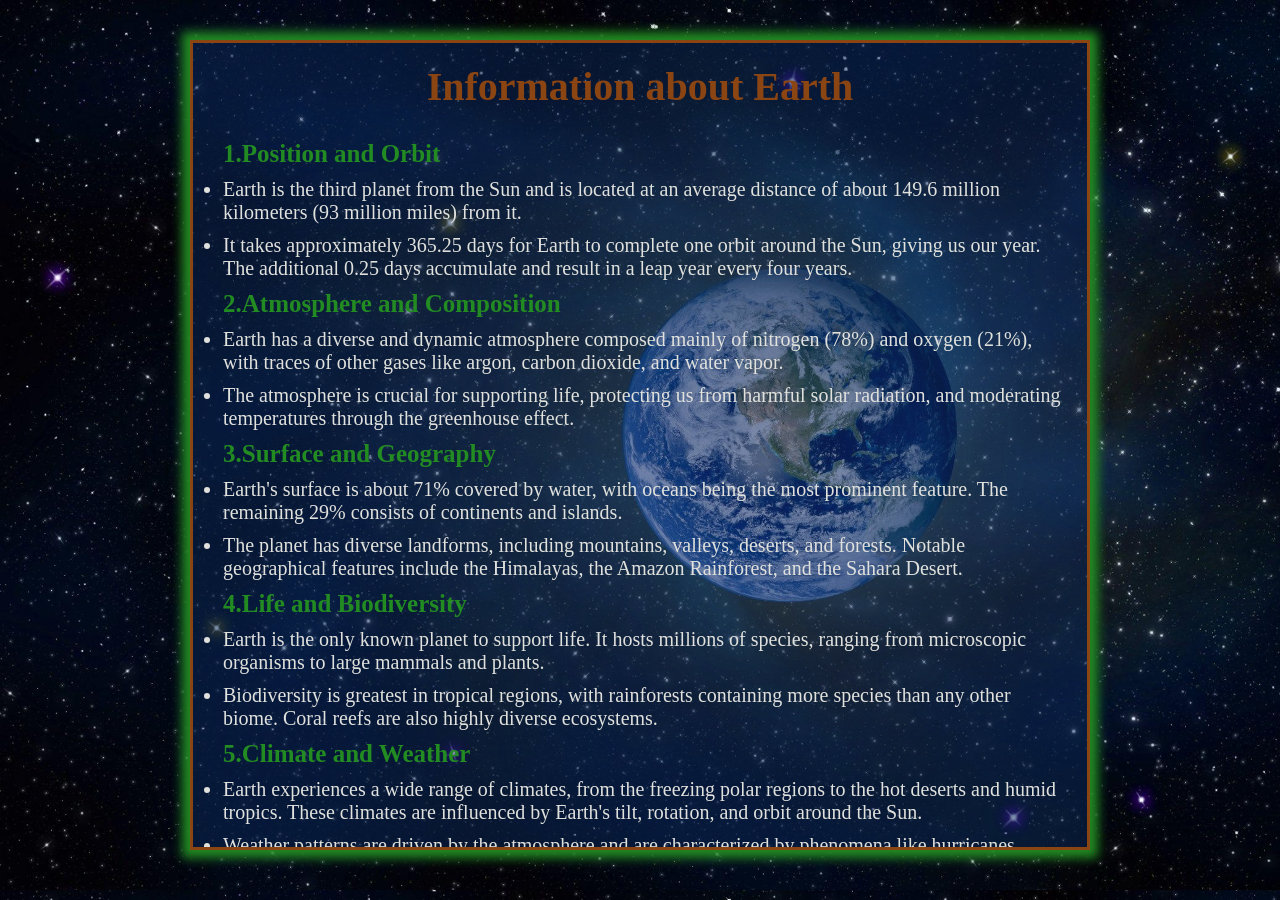
<file: cards_practice/earth_fact.html>
<!DOCTYPE html>
<html lang="en">
<head>
    <meta charset="UTF-8">
    <meta name="viewport" content="width=device-width, initial-scale=1.0">
    <title>Earth Fact</title>
    <link rel="stylesheet" href="earth_fact.css">
</head>
<body>
    <div class="earth_fact">
        <h1 id="heading">Information about Earth</h1>
           
            <h3 class="sub_heading">1.Position and Orbit</h3>
            <p>
                <ul>
                    <li class="description">
                        Earth is the third planet from the Sun and is located at an average distance of about 149.6 million kilometers (93 million miles) from it.
                    </li>
                    <li class="description">
                        It takes approximately 365.25 days for Earth to complete one orbit around the Sun, giving us our year. The additional 0.25 days accumulate and result in a leap year every four years.
                    </li>
                </ul>
           </p>

           <h3 class="sub_heading">2.Atmosphere and Composition</h3>
           <p>
                <ul>
                    <li class="description">
                        Earth has a diverse and dynamic atmosphere composed mainly of nitrogen (78%) and oxygen (21%), with traces of other gases like argon, carbon dioxide, and water vapor.
                    </li>
                    <li class="description">
                        The atmosphere is crucial for supporting life, protecting us from harmful solar radiation, and moderating temperatures through the greenhouse effect.
                    </li>
                </ul>
           </p>

           <h3 class="sub_heading">3.Surface and Geography</h3>
           <p>
                <ul>
                    <li class="description">
                        Earth's surface is about 71% covered by water, with oceans being the most prominent feature. The remaining 29% consists of continents and islands.
                    </li>
                    <li class="description">
                        The planet has diverse landforms, including mountains, valleys, deserts, and forests. Notable geographical features include the Himalayas, the Amazon Rainforest, and the Sahara Desert.
                    </li>
                </ul>
           </p>

           <h3 class="sub_heading">4.Life and Biodiversity</h3>
           <p>
                <ul>
                    <li class="description">
                        Earth is the only known planet to support life. It hosts millions of species, ranging from microscopic organisms to large mammals and plants.
                    </li>
                    <li class="description">
                        Biodiversity is greatest in tropical regions, with rainforests containing more species than any other biome. Coral reefs are also highly diverse ecosystems.
                    </li>
                </ul>
           </p>

           <h3 class="sub_heading">5.Climate and Weather</h3>
           <p>
                <ul>
                    <li class="description">
                        Earth experiences a wide range of climates, from the freezing polar regions to the hot deserts and humid tropics. These climates are influenced by Earth's tilt, rotation, and orbit around the Sun.
                    </li>
                    <li class="description">
                        Weather patterns are driven by the atmosphere and are characterized by phenomena like hurricanes, thunderstorms, and monsoons.
                    </li>
                </ul>
           </p>

           <h3 class="sub_heading">6.Magnetic Field</h3>
           <p>
                <ul>
                    <li class="description">
                       Earth has a strong magnetic field generated by the movement of molten iron in its outer core.This magnetic field protects the planet from solar wind and cosmic radiation.
                    </li>
                </ul>
           </p>

           <h3 class="sub_heading">7.Human Civilization</h3>
           <p>
                <ul>
                    <li class="description">
                        Humans have developed complex societies and cultures over millennia, advancing in areas such as science, technology, art, and philosophy.
                    </li>
                    <li class="description">
                        The current global population is over 7.9 billion people, with humans impacting nearly every part of the planet through activities like agriculture, industry, and urbanization.
                    </li>
                </ul>
           </p>

           <h3 class="sub_heading">8.Natural Satellites</h3>
           <p>
                <ul>
                    <li class="description">
                        Earth has one natural satellite, the Moon, which influences tides and has been a source of fascination and exploration for humans.
                    </li>
                </ul>
           </p>

        <h1 id="heading">Interesting Facts</h1>
            <h3 class="sub_heading">1.Rotation and Day Length</h3>
            <p class="description">
                Earth rotates on its axis once every 24 hours, giving us day and night. The planet is tilted at an angle of 23.5 degrees, which causes the seasons.
            </p>

            <h3 class="sub_heading">2.Blue Marble</h3>
            <p class="description">
                Earth is often called the "Blue Marble" because of its appearance from space, with vast blue oceans and white clouds.
            </p>

            <h3 class="sub_heading">3.Plate Tectonics</h3>
            <p class="description">
                Earth's crust is divided into large plates that float on the semi-fluid mantle. The movement of these plates causes earthquakes, volcanic activity, and the formation of mountains.
            </p>
    </div>
</body>
</html>
</file>
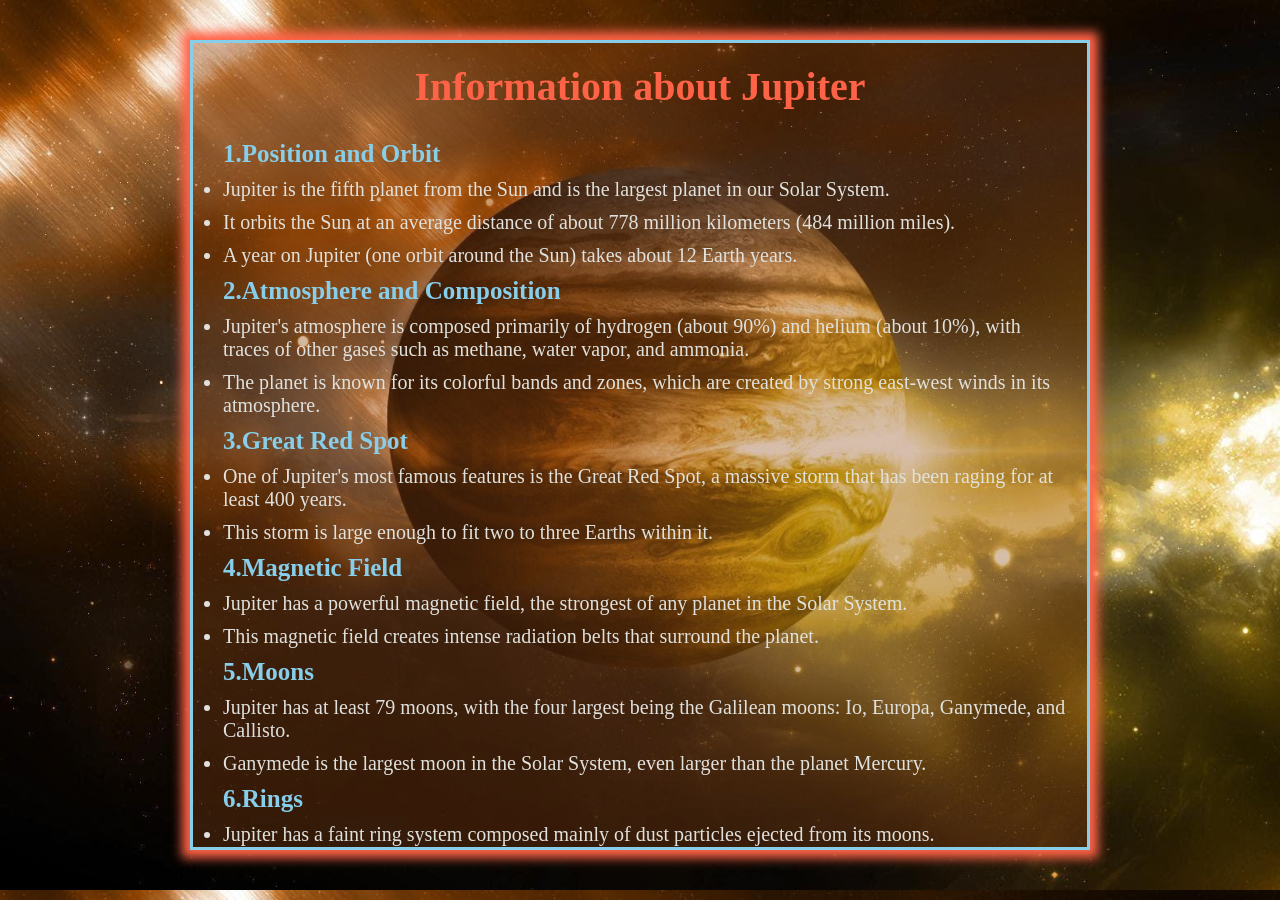
<file: cards_practice/jupiter_fact.html>
<!DOCTYPE html>
<html lang="en">
<head>
    <meta charset="UTF-8">
    <meta name="viewport" content="width=device-width, initial-scale=1.0">
    <title>Jupiter facts</title>
    <link rel="stylesheet" href="jupiter_fact.css">
</head>
<body>
    <div class="jupiter_facts">
        <h1 id="heading">Information about Jupiter</h1>

        <h3 class="sub_heading">1.Position and Orbit</h3>
        <p>
            <ul>
                <li class="description">
                    Jupiter is the fifth planet from the Sun and is the largest planet in our Solar System.
                </li>
                <li class="description">
                    It orbits the Sun at an average distance of about 778 million kilometers (484 million miles).
                </li>
                <li class="description">
                    A year on Jupiter (one orbit around the Sun) takes about 12 Earth years.
                </li>
            </ul>
        </p>

        <h3 class="sub_heading">2.Atmosphere and Composition</h3>
        <p>
            <ul>
                <li class="description">
                    Jupiter's atmosphere is composed primarily of hydrogen (about 90%) and helium (about 10%), with traces of other gases such as methane, water vapor, and ammonia.
                </li>
                <li class="description">
                    The planet is known for its colorful bands and zones, which are created by strong east-west winds in its atmosphere.
                </li>
            </ul>
        </p>

        <h3 class="sub_heading">3.Great Red Spot</h3>
        <p>
            <ul>
                <li class="description">
                    One of Jupiter's most famous features is the Great Red Spot, a massive storm that has been raging for at least 400 years.
                </li>
                <li class="description">
                    This storm is large enough to fit two to three Earths within it.
                </li>
            </ul>
        </p>

        <h3 class="sub_heading">4.Magnetic Field</h3>
        <p>
            <ul>
                <li class="description">
                    Jupiter has a powerful magnetic field, the strongest of any planet in the Solar System.
                </li>
                <li class="description">
                    This magnetic field creates intense radiation belts that surround the planet.
                </li>
            </ul>
        </p>

        <h3 class="sub_heading">5.Moons</h3>
        <p>
            <ul>
                <li class="description">
                    Jupiter has at least 79 moons, with the four largest being the Galilean moons: Io, Europa, Ganymede, and Callisto.
                </li>
                <li class="description">
                    Ganymede is the largest moon in the Solar System, even larger than the planet Mercury.
                </li>
            </ul>
        </p>

        <h3 class="sub_heading">6.Rings</h3>
        <p>
            <ul>
                <li class="description">
                    Jupiter has a faint ring system composed mainly of dust particles ejected from its moons.
                </li>
                <li class="description">
                    The rings are not as prominent or as well-known as those of Saturn.
                </li>
            </ul>
        </p>

        <h3 class="sub_heading">7.Exploration</h3>
        <p>
            <ul>
                <li class="description">
                    Jupiter has been explored by several spacecraft, including Pioneer, Voyager, Galileo, and Juno.
                </li>
                <li class="description">
                    The Juno mission, which arrived at Jupiter in 2016, continues to provide valuable data about the planet's atmosphere, magnetic field, and interior structure.
                </li>
            </ul>
        </p>

        <h1 id="heading">Interesting Facts</h1>

        <h3 class="sub_heading">1.Rotation and Day Length</h3>
        <p class="description">
            Jupiter has the shortest day of all the planets, completing one rotation in just under 10 hours.
        </p>

        <h3 class="sub_heading">2.Size and Mass</h3>
        <p class="description">
            Jupiter is so massive that it contains more than twice the mass of all the other planets in the Solar System combined.
        </p>

        <h3 class="sub_heading">Auroras</h3>
        <p class="description">
            Jupiter experiences spectacular auroras at its poles, caused by the interaction of its magnetic field with the solar wind.
        </p>
    </div>
</body>
</html>
</file>
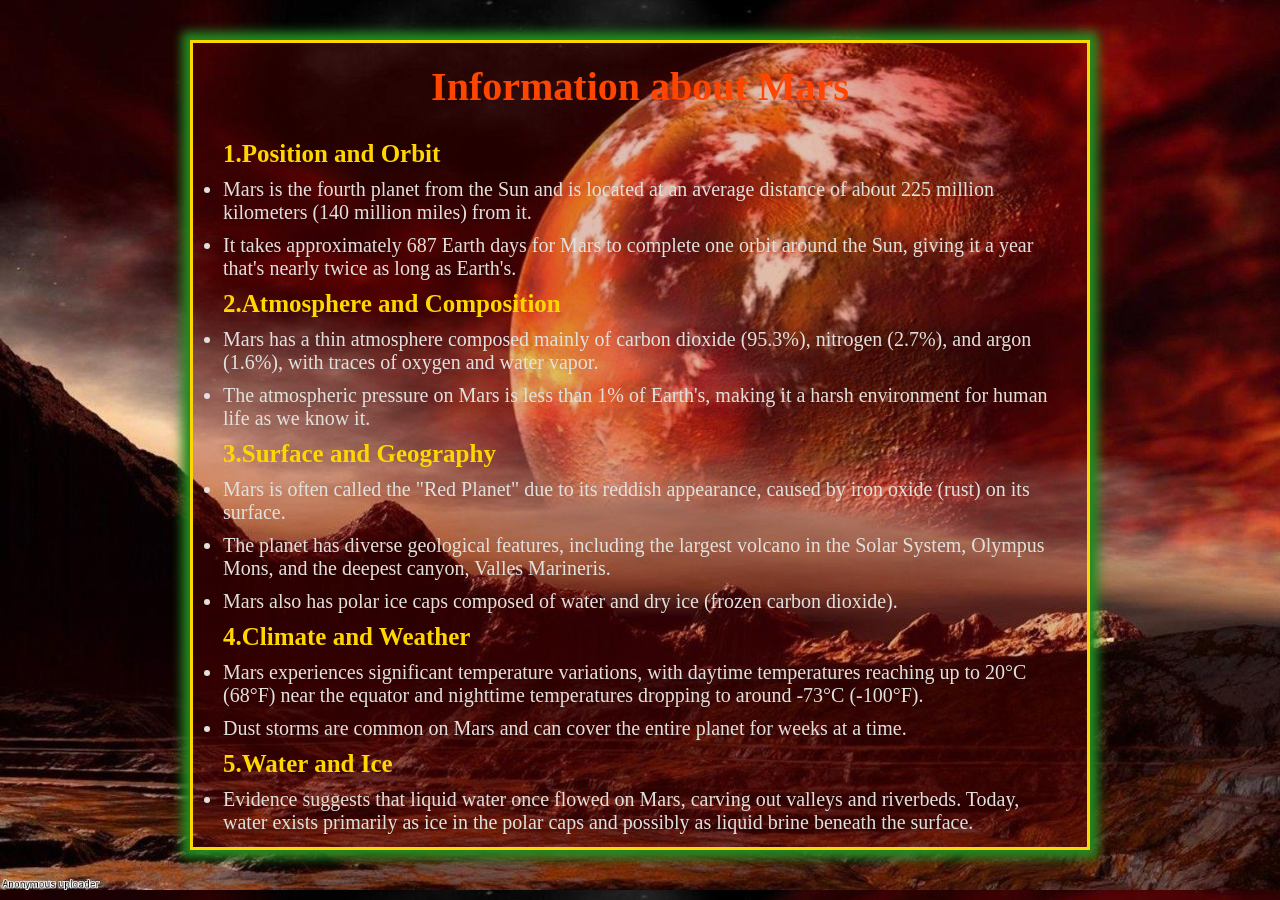
<file: cards_practice/mars.html>
<!DOCTYPE html>
<html lang="en">
<head>
    <meta charset="UTF-8">
    <meta name="viewport" content="width=device-width, initial-scale=1.0">
    <title>Mars fact</title>
    <link rel="stylesheet" href="mars.css">
</head>
<body>
<div class="mars_fact">
    <h1 id="heading">Information about Mars</h1>

    <h3 class="sub_heading">1.Position and Orbit</h3>
    <p>
        <ul>
            <li class="description">
                Mars is the fourth planet from the Sun and is located at an average distance of about 225 million kilometers (140 million miles) from it.
            </li>
            <li class="description">
                It takes approximately 687 Earth days for Mars to complete one orbit around the Sun, giving it a year that's nearly twice as long as Earth's.
            </li>
        </ul>
    </p>

    <h3 class="sub_heading">2.Atmosphere and Composition</h3>
    <p>
        <ul>
            <li class="description">
                Mars has a thin atmosphere composed mainly of carbon dioxide (95.3%), nitrogen (2.7%), and argon (1.6%), with traces of oxygen and water vapor.
            </li>
            <li class="description">
                The atmospheric pressure on Mars is less than 1% of Earth's, making it a harsh environment for human life as we know it.
            </li>
        </ul>
    </p>

    <h3 class="sub_heading">3.Surface and Geography</h3>
    <p>
        <ul>
            <li class="description">
                Mars is often called the "Red Planet" due to its reddish appearance, caused by iron oxide (rust) on its surface.
            </li>
            <li class="description">
                The planet has diverse geological features, including the largest volcano in the Solar System, Olympus Mons, and the deepest canyon, Valles Marineris.
            </li>
            <li class="description">
                Mars also has polar ice caps composed of water and dry ice (frozen carbon dioxide).
            </li>
        </ul>
    </p>

    <h3 class="sub_heading">4.Climate and Weather</h3>
    <p>
        <ul>
            <li class="description">
                Mars experiences significant temperature variations, with daytime temperatures reaching up to 20°C (68°F) near the equator and nighttime temperatures dropping to around -73°C (-100°F).
            </li>
            <li class="description">
                Dust storms are common on Mars and can cover the entire planet for weeks at a time.
            </li>
        </ul>
    </p>

    <h3 class="sub_heading">5.Water and Ice</h3>
    <p>
        <ul>
            <li class="description">
                Evidence suggests that liquid water once flowed on Mars, carving out valleys and riverbeds. Today, water exists primarily as ice in the polar caps and possibly as liquid brine beneath the surface.
            </li>
        </ul>
    </p>

    <h3 class="sub_heading">6.Magnetic Field</h3>
    <p>
       <ul>
        <li class="description">
            Mars lacks a global magnetic field like Earth. Instead, it has localized magnetic fields in certain regions of its crust.
        </li>
       </ul> 
    </p>

    <h3 class="sub_heading">7.Moons</h3>
    <p>
        <ul>
            <li class="description">
                Mars has two small moons, Phobos and Deimos, which are thought to be captured asteroids from the asteroid belt.
            </li>
        </ul>
    </p>

    <h3 class="sub_heading">8.Exploration</h3>
    <p>
        <ul>
            <li class="description">
                Mars has been the target of numerous robotic missions, including NASA's Viking landers, the Mars rovers (Spirit, Opportunity, Curiosity, and Perseverance), and orbiters like the Mars Reconnaissance Orbiter.
            </li>
            <li class="description">
                Future missions aim to bring samples back to Earth and eventually send humans to Mars.
            </li>
        </ul>
    </p>

    <h1 id="heading">Interesting Facts</h1>

    <h3 class="sub_heading">1.Seasons</h3>
    <p class="description">
        Like Earth, Mars has seasons due to its axial tilt. However, Martian seasons are nearly twice as long because its orbit around the Sun is longer.
    </p>

    <h3 class="sub_heading">2.Sunsets</h3>
    <p class="description">
        Sunsets on Mars appear blue due to the scattering of sunlight by the fine dust particles in its atmosphere.
    </p>

    <h3 class="sub_heading">Terraforming</h3>
    <p class="description">
        Scientists have proposed various methods to terraform Mars, making it more hospitable for human life, although such efforts would take centuries and immense resources.
    </p>
</div>
</body>
</html>
</file>
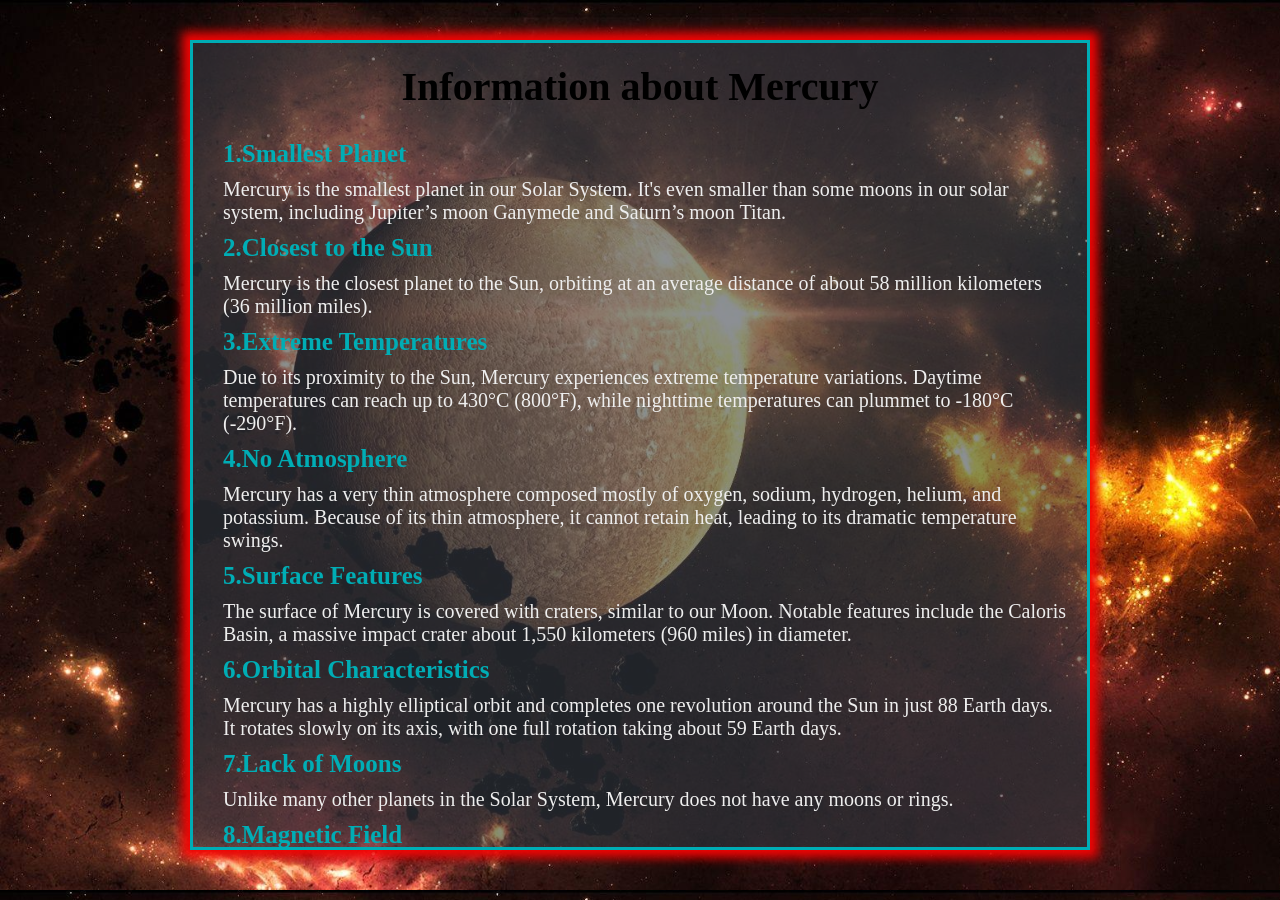
<file: cards_practice/mercury_fact.html>
<!DOCTYPE html>
<html lang="en">
<head>
    <meta charset="UTF-8">
    <meta name="viewport" content="width=device-width, initial-scale=1.0">
    <title>Facts about mercury</title>
    <link rel="stylesheet" href="mercury_fact.css">
</head>
<body>
    <div class="mercury_facts">
        
        <h1 id="heading">Information about Mercury</h1>

            <h3 class="sub_heading">1.Smallest Planet</h3>
            <p class="description">
                Mercury is the smallest planet in our Solar System. It's even smaller than some moons in our solar system, including Jupiter’s moon Ganymede and Saturn’s moon Titan.
            </p>

            <h3 class="sub_heading">2.Closest to the Sun</h3>
            <p class="description">
                Mercury is the closest planet to the Sun, orbiting at an average distance of about 58 million kilometers (36 million miles).
            </p>

            <h3 class="sub_heading">3.Extreme Temperatures</h3>
            <p class="description">
                Due to its proximity to the Sun, Mercury experiences extreme temperature variations. Daytime temperatures can reach up to 430°C (800°F), while nighttime temperatures can plummet to -180°C (-290°F).
            </p>

            <h3 class="sub_heading">4.No Atmosphere</h3>
            <p class="description">
                Mercury has a very thin atmosphere composed mostly of oxygen, sodium, hydrogen, helium, and potassium. Because of its thin atmosphere, it cannot retain heat, leading to its dramatic temperature swings.
            </p>

            <h3 class="sub_heading">5.Surface Features</h3>
            <p class="description">
                The surface of Mercury is covered with craters, similar to our Moon. Notable features include the Caloris Basin, a massive impact crater about 1,550 kilometers (960 miles) in diameter.
            </p>

            <h3 class="sub_heading">6.Orbital Characteristics</h3>
            <p class="description">
                Mercury has a highly elliptical orbit and completes one revolution around the Sun in just 88 Earth days. It rotates slowly on its axis, with one full rotation taking about 59 Earth days.
            </p>

            <h3 class="sub_heading">7.Lack of Moons</h3>
            <p class="description">
                Unlike many other planets in the Solar System, Mercury does not have any moons or rings.
            </p>

            <h3 class="sub_heading">8.Magnetic Field</h3>
            <p class="description">
                Despite its small size, Mercury has a magnetic field, though it is much weaker than Earth's. It is believed to be generated by a partially molten core.
            </p>

            <h3 class="sub_heading">9.Exploration</h3>
            <p class="description">
                Several missions have studied Mercury, including NASA's Mariner 10 and MESSENGER missions. The European Space Agency's BepiColombo mission, launched in 2018, is currently en route to Mercury.
            </p>  

        <h1 id="heading">Interesting Facts</h1>
            
            <h3 class="sub_heading" >1.Day Length</h3>
            <p class="description">
                A single day on Mercury (from one sunrise to the next) is equivalent to about 176 Earth days due to its slow rotation and fast orbit.
            </p>

            <h3 class="sub_heading">2.Name</h3>
            <p class="description">
                Named after the Roman messenger god Mercury, reflecting its swift movement across the sky.
            </p>

            <h3 class="sub_heading">3.Discovery</h3>
            <p class="description">
                Known since ancient times, Mercury has been observed by many cultures throughout history.
            </p>
              
    </div>
</body>
</html>
</file>
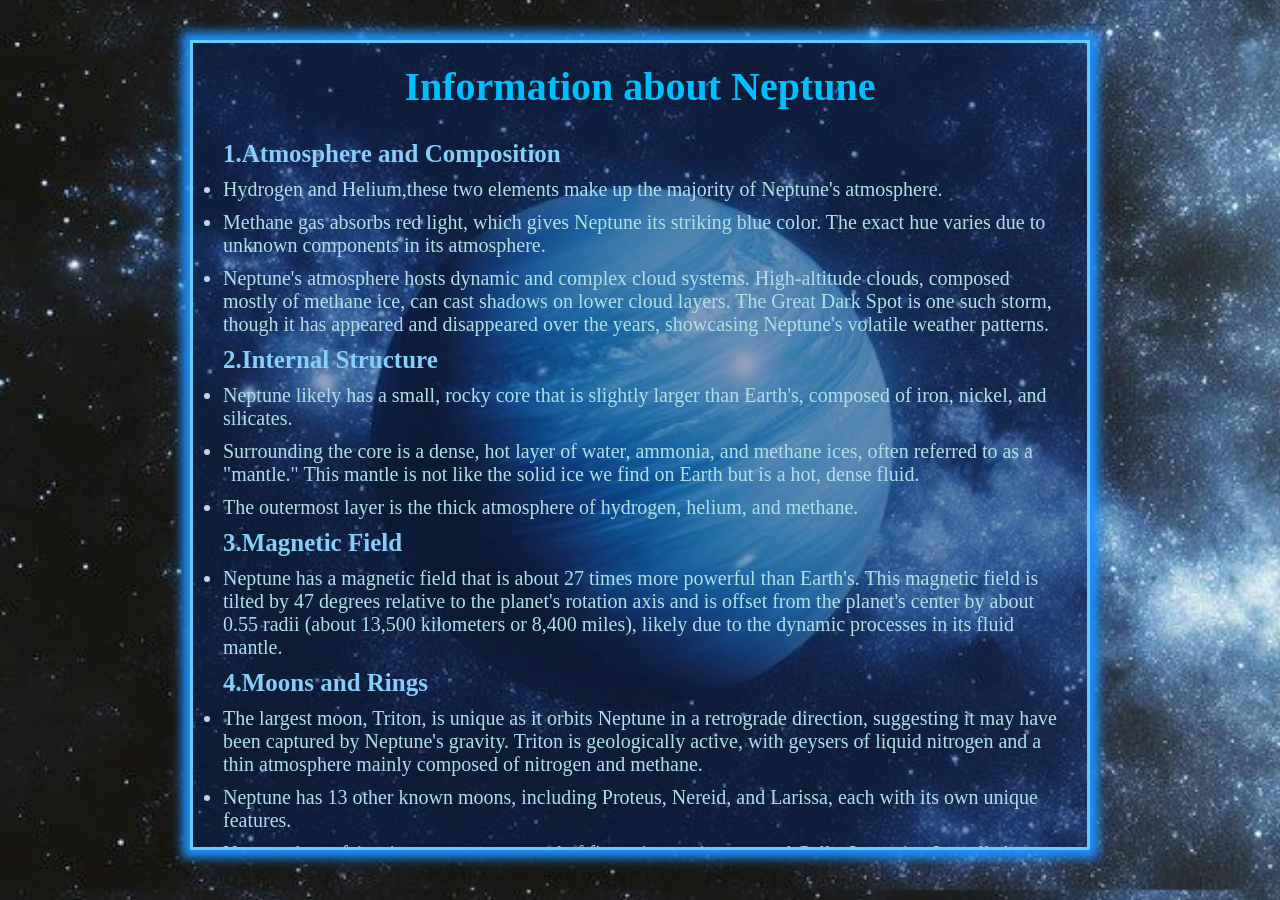
<file: cards_practice/neptune_fact.html>
<!DOCTYPE html>
<html lang="en">
<head>
    <meta charset="UTF-8">
    <meta name="viewport" content="width=device-width, initial-scale=1.0">
    <title>Neptune fact</title>
    <link rel="stylesheet" href="neptune_fact.css">
</head>
<body>
    <div class="neptune_fact">
        <h1 id="heading">Information about Neptune</h1>

        <h3 class="sub_heading">1.Atmosphere and Composition</h3>
        <p>
            <ul>
                <li class="description">
                    Hydrogen and Helium,these two elements make up the majority of Neptune's atmosphere.
                </li>
                <li class="description">
                    Methane gas absorbs red light, which gives Neptune its striking blue color. The exact hue varies due to unknown components in its atmosphere.
                </li>
                <li class="description"> 
                    Neptune's atmosphere hosts dynamic and complex cloud systems. High-altitude clouds, composed mostly of methane ice, can cast shadows on lower cloud layers. The Great Dark Spot is one such storm, though it has appeared and disappeared over the years, showcasing Neptune's volatile weather patterns.
                </li>
            </ul>
        </p>

        <h3 class="sub_heading">2.Internal Structure</h3>
        <p>
            <ul>
                <li class="description">
                    Neptune likely has a small, rocky core that is slightly larger than Earth's, composed of iron, nickel, and silicates.
                </li>
                <li class="description">
                    Surrounding the core is a dense, hot layer of water, ammonia, and methane ices, often referred to as a "mantle." This mantle is not like the solid ice we find on Earth but is a hot, dense fluid.
                </li>
                <li class="description">
                    The outermost layer is the thick atmosphere of hydrogen, helium, and methane.
                </li>
            </ul>
        </p>

        <h3 class="sub_heading">3.Magnetic Field</h3>
        <p>
            <ul>
                <li class="description">
                    Neptune has a magnetic field that is about 27 times more powerful than Earth's. This magnetic field is tilted by 47 degrees relative to the planet's rotation axis and is offset from the planet's center by about 0.55 radii (about 13,500 kilometers or 8,400 miles), likely due to the dynamic processes in its fluid mantle.
                </li>
            </ul>
        </p>

        <h3 class="sub_heading">4.Moons and Rings</h3>
        <p>
            <ul>
                <li class="description">
                    The largest moon, Triton, is unique as it orbits Neptune in a retrograde direction, suggesting it may have been captured by Neptune's gravity. Triton is geologically active, with geysers of liquid nitrogen and a thin atmosphere mainly composed of nitrogen and methane.
                </li>
                <li class="description">
                    Neptune has 13 other known moons, including Proteus, Nereid, and Larissa, each with its own unique features.
                </li>
                <li class="description">
                    Neptune has a faint ring system composed of five primary rings named Galle, Leverrier, Lassell, Arago, and Adams. These rings are believed to be relatively young and short-lived.
                </li>
            </ul>
        </p>

        <h3 class="sub_heading">5.Exploration</h3>
        <p>
            <ul>
                <li class="description">
                    The only spacecraft to visit Neptune was NASA's Voyager 2, which flew by in 1989. It provided a wealth of information about the planet, its moons, and rings, but much about Neptune remains a mystery due to its great distance from Earth.
                </li>
            </ul>
        </p>

        <h1 id="heading">Interesting Facts</h1>

        <h3 class="sub_heading">1.Distance from the Sun</h3>
        <p class="description">
            On average, Neptune is about 4.5 billion kilometers (2.8 billion miles) from the Sun.
        </p>

        <h3 class="sub_heading">2.Discovery</h3>
        <p class="description">
            Neptune was discovered on September 23, 1846, by Johann Galle and Heinrich d'Arrest based on predictions by Urbain Le Verrier.
        </p>

        <h3 class="sub_heading">3.Name</h3>
        <p class="description">
            Named after the Roman god of the sea, reflecting its deep blue color.
        </p>
    </div>    
</body>
</html>
</file>
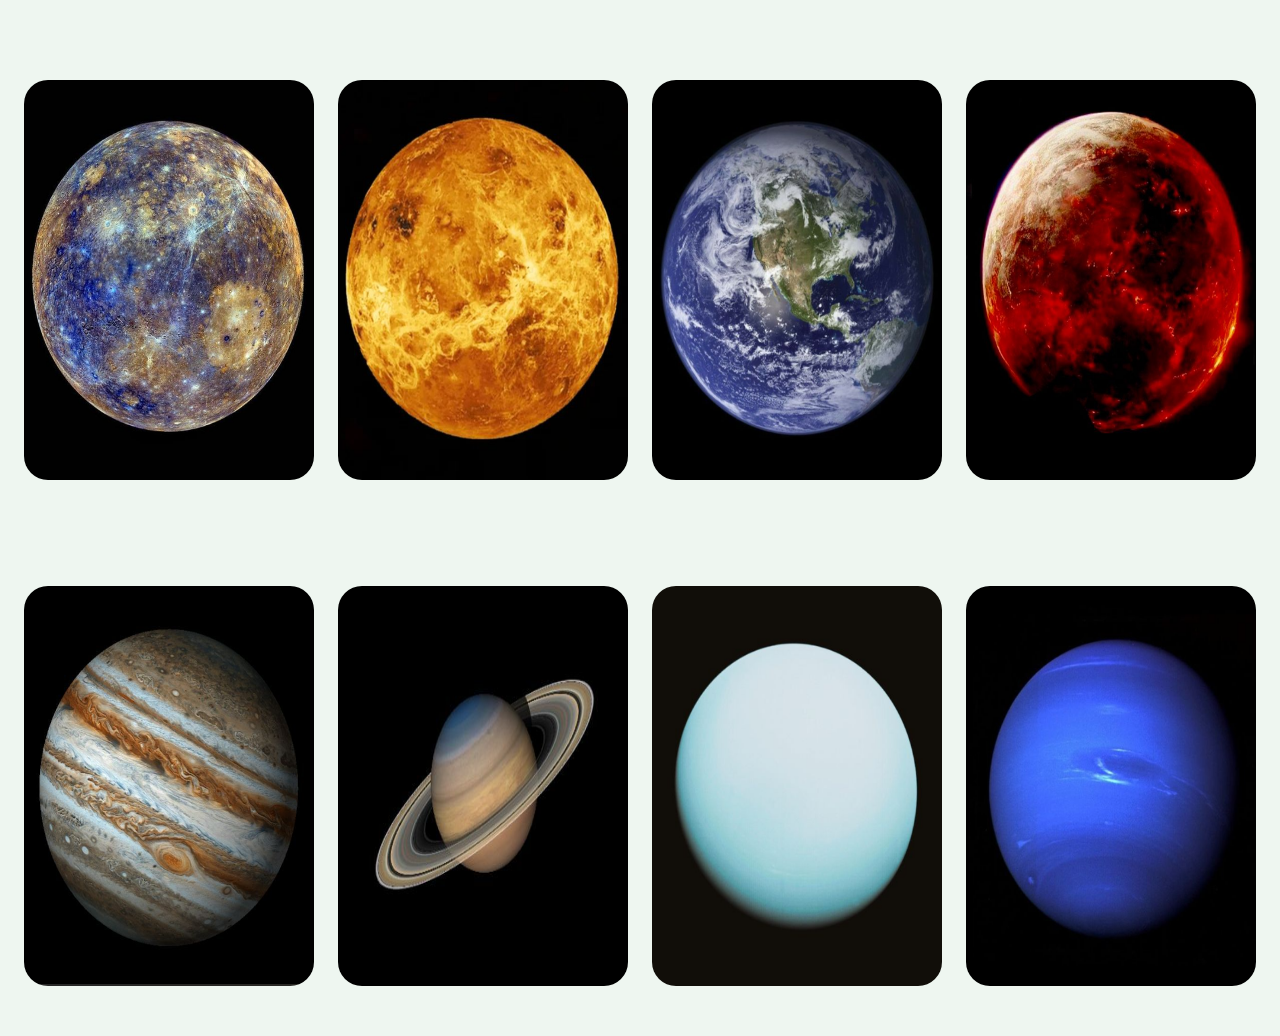
<file: cards_practice/practice.html>
<!DOCTYPE html>
<html lang="en">
<head>
    <meta charset="UTF-8">
    <meta name="viewport" content="width=device-width, initial-scale=1.0">
    <title>Cards</title>
    <link rel="stylesheet" href="practice.css">
</head>
<body>
    <div class="container">
        <div class="card__container">
            <article class="card__article">
                <img src="4.1mercury.png" alt="mercury_image" class="card__img">

                <div class="card__data">
                    <span class="card__description">Hot, tiny, swift, cratered.</span>
                    <h2 class="card__title">Mercury</h2>
                    <a target="_blank" href="mercury_fact.html" class="card__button">Read More</a>
                </div>
            </article>


            <article class="card__article">
                <img src="4.2venus.png" alt="venus_image" class="card__img">

                <div class="card__data">
                    <span class="card__description">Sulfuric, volcanic, scorching, toxic</span>
                    <h2 class="card__title">Venus</h2>
                    <a target="_blank" href="venus_fact.html" class="card__button">Read More</a>
                </div>
            </article>

            <article class="card__article">
                <img src="4.3eath.png" alt="earth_image" class="card__img">

                <div class="card__data">
                    <span class="card__description">Lush, diverse, vibrant, life</span>
                    <h2 class="card__title">Earth</h2>
                    <a target="_blank" href="earth_fact.html" class="card__button">Read More</a>
                </div>
            </article>


            <article class="card__article">
                <img src="4.4mars1.png" alt="mars_image" class="card__img">

                <div class="card__data">
                    <span class="card__description">Red, dusty, ancient, potential</span>
                    <h2 class="card__title">Mars</h2>
                    <a target="_blank" href="mars.html" class="card__button">Read More</a>
                </div>
            </article>


            <article class="card__article">
                <img src="4.5jupiter.png" alt="jupiter_image" class="card__img">

                <div class="card__data">
                    <span class="card__description">Giant, stormy, gaseous, moons</span>
                    <h2 class="card__title">Jupiter</h2>
                    <a target="_blank" href="jupiter_fact.html" class="card__button">Read More</a>
                </div>
            </article>


            <article class="card__article">
                <img src="4.6saturn.png" alt="saturn_image" class="card__img">

                <div class="card__data">
                    <span class="card__description">Rings, majestic, windy, float</span>
                    <h2 class="card__title">Saturn</h2>
                    <a target="_blank" href="saturn_fact.html" class="card__button">Read More</a>
                </div>
            </article>

            
            <article class="card__article">
                <img src="4.7uranus.png" alt="uranus_image" class="card__img">

                <div class="card__data">
                    <span class="card__description">Tilted, icy, blue-green, curious</span>
                    <h2 class="card__title">Uranus</h2>
                    <a target="_blank" href="uranus_fact.html" class="card__button">Read More</a>
                </div>
            </article>


            <article class="card__article">
                <img src="4.8neptune.png" alt="neptune_image" class="card__img">

                <div class="card__data">
                    <span class="card__description">Deep-blue, windy, distant, frozen</span>
                    <h2 class="card__title">Neptune</h2>
                    <a target="_blank" href="neptune_fact.html" class="card__button">Read More</a>
                </div>
            </article>
            

            
        </div>
    </div> 
</body>
</html>
</file>
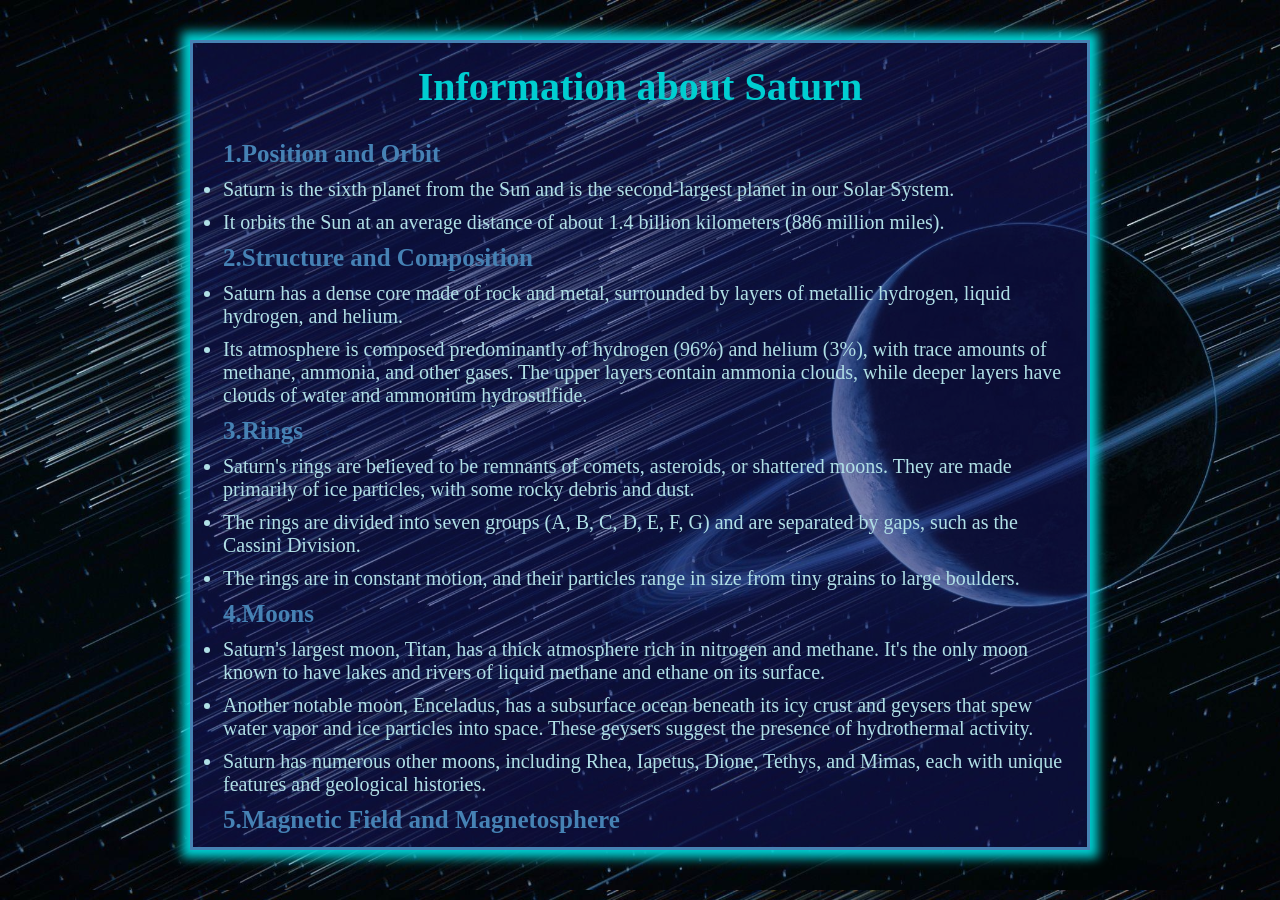
<file: cards_practice/saturn_fact.html>
<!DOCTYPE html>
<html lang="en">
<head>
    <meta charset="UTF-8">
    <meta name="viewport" content="width=device-width, initial-scale=1.0">
    <title>Saturn fact</title>
    <link rel="stylesheet" href="saturn_fact.css">
</head>
<body>
    <div class="saturn_fact">
        <h1 id="heading">Information about Saturn</h1>

        <h3 class="sub_heading">1.Position and Orbit</h3>
        <p>
            <ul>
                <li class="description">
                    Saturn is the sixth planet from the Sun and is the second-largest planet in our Solar System.
                </li>
                <li class="description">
                    It orbits the Sun at an average distance of about 1.4 billion kilometers (886 million miles).
                </li>
            </ul>
        </p>

        <h3 class="sub_heading">2.Structure and Composition</h3>
        <p>
            <ul>
                <li class="description">
                    Saturn has a dense core made of rock and metal, surrounded by layers of metallic hydrogen, liquid hydrogen, and helium.
                </li>
                <li class="description">
                    Its atmosphere is composed predominantly of hydrogen (96%) and helium (3%), with trace amounts of methane, ammonia, and other gases. The upper layers contain ammonia clouds, while deeper layers have clouds of water and ammonium hydrosulfide.
                </li>
            </ul>
        </p>

        <h3 class="sub_heading">3.Rings</h3>
        <p>
            <ul>
                <li class="description">
                    Saturn's rings are believed to be remnants of comets, asteroids, or shattered moons. They are made primarily of ice particles, with some rocky debris and dust.
                </li>
                <li class="description">
                    The rings are divided into seven groups (A, B, C, D, E, F, G) and are separated by gaps, such as the Cassini Division.
                </li>
                <li class="description">
                    The rings are in constant motion, and their particles range in size from tiny grains to large boulders.
                </li>
            </ul>
        </p>

        <h3 class="sub_heading">4.Moons</h3>
        <p>
            <ul>
                <li class="description">
                    Saturn's largest moon, Titan, has a thick atmosphere rich in nitrogen and methane. It's the only moon known to have lakes and rivers of liquid methane and ethane on its surface.
                </li>
                <li class="description">
                    Another notable moon, Enceladus, has a subsurface ocean beneath its icy crust and geysers that spew water vapor and ice particles into space. These geysers suggest the presence of hydrothermal activity.
                </li>
                <li class="description">
                    Saturn has numerous other moons, including Rhea, Iapetus, Dione, Tethys, and Mimas, each with unique features and geological histories.
                </li>
            </ul>
        </p>

        <h3 class="sub_heading">5.Magnetic Field and Magnetosphere</h3>
        <p>
            <ul>
                <li class="description">
                    Saturn's magnetic field is 578 times more powerful than Earth's. It is generated by the motion of metallic hydrogen within the planet's interior.
                </li>
                <li class="description">
                    The magnetosphere is a region of space dominated by Saturn's magnetic field. It traps charged particles and interacts with the solar wind, producing auroras near the planet's poles.
                </li>
            </ul>
        </p>

        <h3 class="sub_heading">6.Exploration</h3>
        <p>
            <ul>
                <li class="description">
                    The Pioneer 11 and Voyager 1 and 2 missions provided the first close-up images and data about Saturn and its rings.
                </li>
                <li class="description">
                    Launched in 1997, the Cassini spacecraft studied Saturn for 13 years, providing detailed information about its atmosphere, rings, and moons. The Huygens probe, part of the Cassini mission, landed on Titan in 2005 and sent back images and data from its surface.
                </li>
            </ul>
        </p>

        <h1 id="heading">Interesting Facts</h1>

        <h3 class="sub_heading">1.Day and Year</h3>
        <p class="description">
            A day on Saturn (the time it takes to complete one rotation) is approximately 10.7 hours. A year on Saturn (the time it takes to orbit the Sun) is about 29.5 Earth years.
        </p>

        <h3 class="sub_heading">2.Density</h3>
        <p class="description">
            Saturn is the least dense planet in the solar system; its density is so low that it would float in water if such a large body of water existed.
        </p>

        <h3 class="sub_heading">3.Winds</h3>
        <p class="description">
            Saturn has extremely fast winds, reaching speeds of up to 1,800 kilometers per hour (1,118 miles per hour) at the equator.
        </p>
    </div>
</body>
</html>
</file>
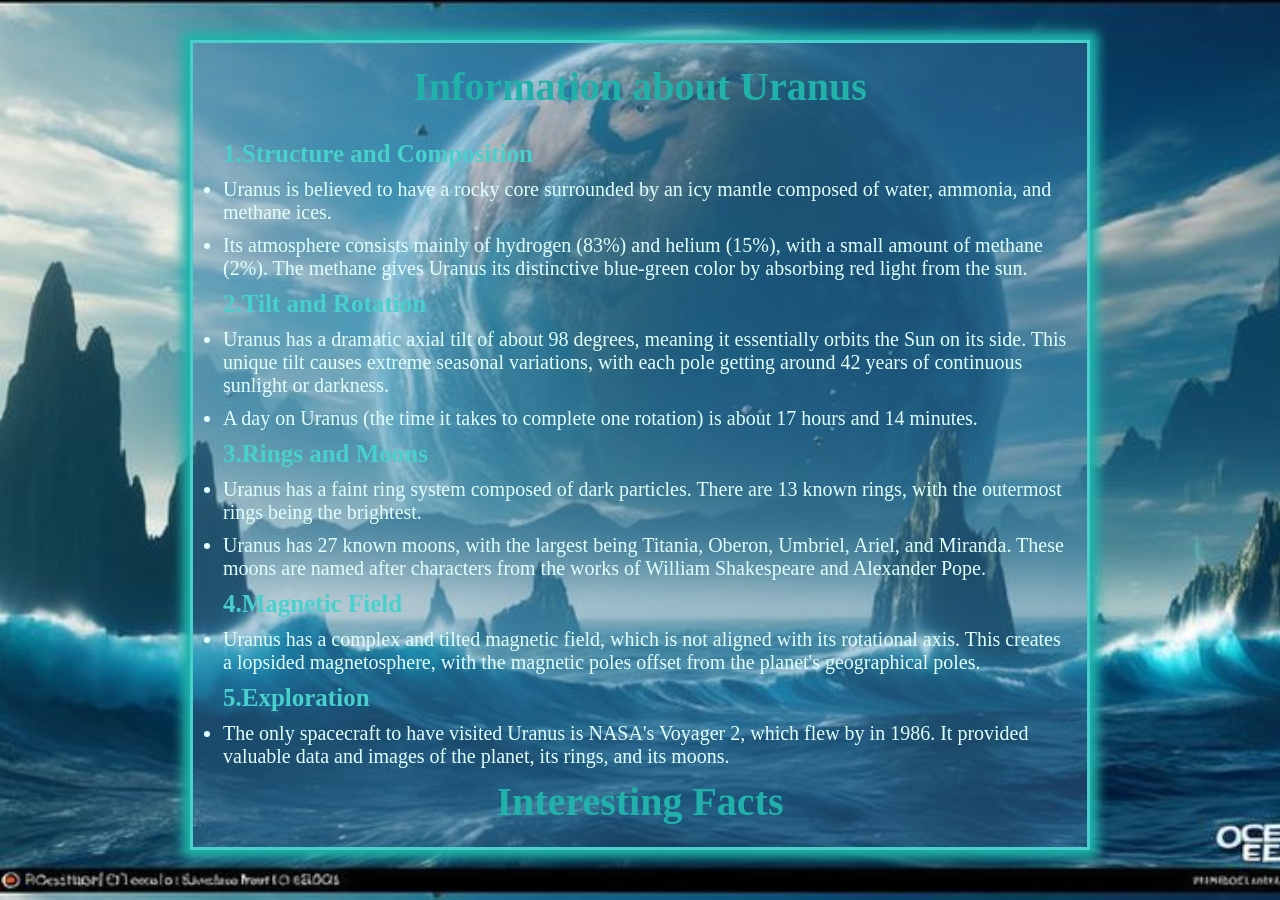
<file: cards_practice/uranus_fact.html>
<!DOCTYPE html>
<html lang="en">
<head>
    <meta charset="UTF-8">
    <meta name="viewport" content="width=device-width, initial-scale=1.0">
    <title>Uranus fact</title>
    <link rel="stylesheet" href="uranus_fact.css">
</head>
<body>
<div id="uranus_fact">
    <h1 id="heading">Information about Uranus</h1> 

    <h3 class="sub_heading">1.Structure and Composition</h3>
    <p>
        <ul>
            <li class="description">
                Uranus is believed to have a rocky core surrounded by an icy mantle composed of water, ammonia, and methane ices.
            </li>
            <li class="description">
                Its atmosphere consists mainly of hydrogen (83%) and helium (15%), with a small amount of methane (2%). The methane gives Uranus its distinctive blue-green color by absorbing red light from the sun.
            </li>
        </ul>
    </p>

    <h3 class="sub_heading">2.Tilt and Rotation</h3>
    <p>
        <ul>
            <li class="description">
                Uranus has a dramatic axial tilt of about 98 degrees, meaning it essentially orbits the Sun on its side. This unique tilt causes extreme seasonal variations, with each pole getting around 42 years of continuous sunlight or darkness.
            </li>
            <li class="description">
                A day on Uranus (the time it takes to complete one rotation) is about 17 hours and 14 minutes.
            </li>
        </ul>
    </p>

    <h3 class="sub_heading">3.Rings and Moons</h3>
    <p>
        <ul>
            <li class="description">
                Uranus has a faint ring system composed of dark particles. There are 13 known rings, with the outermost rings being the brightest.
            </li>
            <li class="description">
                Uranus has 27 known moons, with the largest being Titania, Oberon, Umbriel, Ariel, and Miranda. These moons are named after characters from the works of William Shakespeare and Alexander Pope.
            </li>
        </ul>
    </p>

    <h3 class="sub_heading">4.Magnetic Field</h3>
    <p>
        <ul>
            <li class="description">
                Uranus has a complex and tilted magnetic field, which is not aligned with its rotational axis. This creates a lopsided magnetosphere, with the magnetic poles offset from the planet's geographical poles.
            </li>
        </ul>
    </p>

    <h3 class="sub_heading">5.Exploration</h3>
    <p>
        <ul>
            <li class="description">
                The only spacecraft to have visited Uranus is NASA's Voyager 2, which flew by in 1986. It provided valuable data and images of the planet, its rings, and its moons.
            </li>
        </ul>
    </p>

    <h1 id="heading">Interesting Facts</h1>

    <h3 class="sub_heading">1.Orbital Period</h3>
    <p class="description">
        A year on Uranus (the time it takes to orbit the Sun) is about 84 Earth years.
    </p>

    <h3 class="sub_heading">2.Temperature</h3>
    <p class="description">
        Uranus is one of the coldest planets in the solar system, with temperatures dropping as low as -224 degrees Celsius (-371 degrees Fahrenheit).
    </p>
</div>
</body>
</html>
</file>
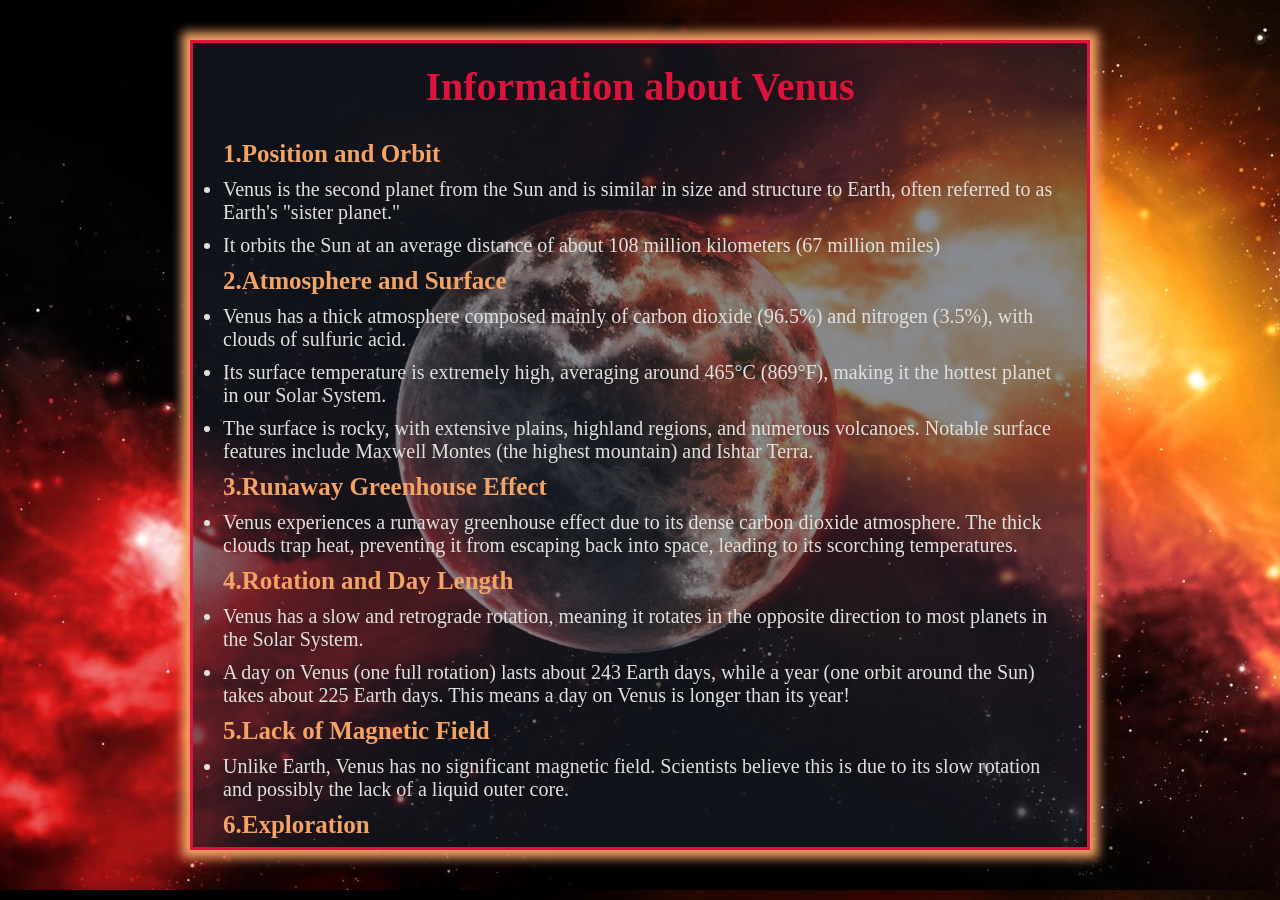
<file: cards_practice/venus_fact.html>
<!DOCTYPE html>
<html lang="en">
<head>
    <meta charset="UTF-8">
    <meta name="viewport" content="width=device-width, initial-scale=1.0">
    <title>Venus fact</title>
    <link rel="stylesheet" href="venus_fact.css">
</head>
<body>
    <div class="venus_fact">
        <h1 id="heading">Information about Venus</h1>

            <h3 class="sub_heading">1.Position and Orbit</h3>
            <p>
                <ul>
                    <li class="description">
                        Venus is the second planet from the Sun and is         similar in size and structure to Earth, often         referred to as Earth's "sister planet."
                    </li>
                    <li class="description">
                        It orbits the Sun at an average distance of         about 108 million kilometers (67 million miles)
                    </li>
                </ul>
            </p>

            <h3 class="sub_heading">2.Atmosphere and Surface</h3>
            <p>
                <ul>
                    <li class="description">
                        Venus has a thick atmosphere composed mainly of carbon dioxide (96.5%) and nitrogen (3.5%), with clouds of sulfuric acid.
                    </li>
                    <li class="description">
                        Its surface temperature is extremely high, averaging around 465°C (869°F), making it the hottest planet in our Solar System.
                    </li>
                    <li class="description">
                        The surface is rocky, with extensive plains, highland regions, and numerous volcanoes. Notable surface features include Maxwell Montes (the highest mountain) and Ishtar Terra.
                    </li>
                </ul>
            </p>

            <h3 class="sub_heading">3.Runaway Greenhouse Effect</h3>
            <p>
                <ul>
                    <li class="description"> 
                        Venus experiences a runaway greenhouse effect due to its dense carbon dioxide atmosphere. The thick clouds trap heat, preventing it from escaping back into space, leading to its scorching temperatures.
                    </li>
                </ul>
            </p>

            <h3 class="sub_heading">4.Rotation and Day Length</h3>
            <p>
                <ul>
                    <li class="description">
                        Venus has a slow and retrograde rotation, meaning it rotates in the opposite direction to most planets in the Solar System.
                    </li>
                    <li class="description">
                        A day on Venus (one full rotation) lasts about 243 Earth days, while a year (one orbit around the Sun) takes about 225 Earth days. This means a day on Venus is longer than its year!
                    </li>
                </ul>
            </p>

            <h3 class="sub_heading">5.Lack of Magnetic Field</h3>
            <p>
                <ul>
                    <li class="description">
                        Unlike Earth, Venus has no significant magnetic field. Scientists believe this is due to its slow rotation and possibly the lack of a liquid outer core.
                    </li>
                </ul>
            </p>

            <h3 class="sub_heading">6.Exploration</h3>
            <p>
                <ul>
                    <li class="description">
                        Venus has been the target of many space missions, including NASA's Mariner and Pioneer missions, the Soviet Union's Venera program, and ESA's Venus Express mission.
                    </li>
                    <li class="description">
                        Current and future missions, such as NASA's VERITAS and DAVINCI+ missions, aim to further explore Venus' geology and atmospheric conditions.
                    </li>
                </ul>
            </p>

        <h1 id="heading">Interesting Facts</h1>
            <h3 class="sub_heading">Phases of Venus</h3>
            <p class="description">
                Similar to the Moon, Venus goes through phases as seen from Earth due to its orbit around the Sun.
            </p>

            <h3 class="sub_heading">Bright Appearance</h3>
            <p class="description">
                Venus is the third-brightest object in the sky after the Sun and the Moon, often called the "Morning Star" or "Evening Star" because it is visible at dawn and dusk.
            </p>

            <h3 class="sub_heading">Potential for Life</h3>
            <p class="description">
                While the surface conditions are extremely hostile, scientists speculate that the upper cloud layers of Venus could potentially harbor microbial life due to more temperate conditions.
            </p>
   
    </div>
</body>
</html>
</file>
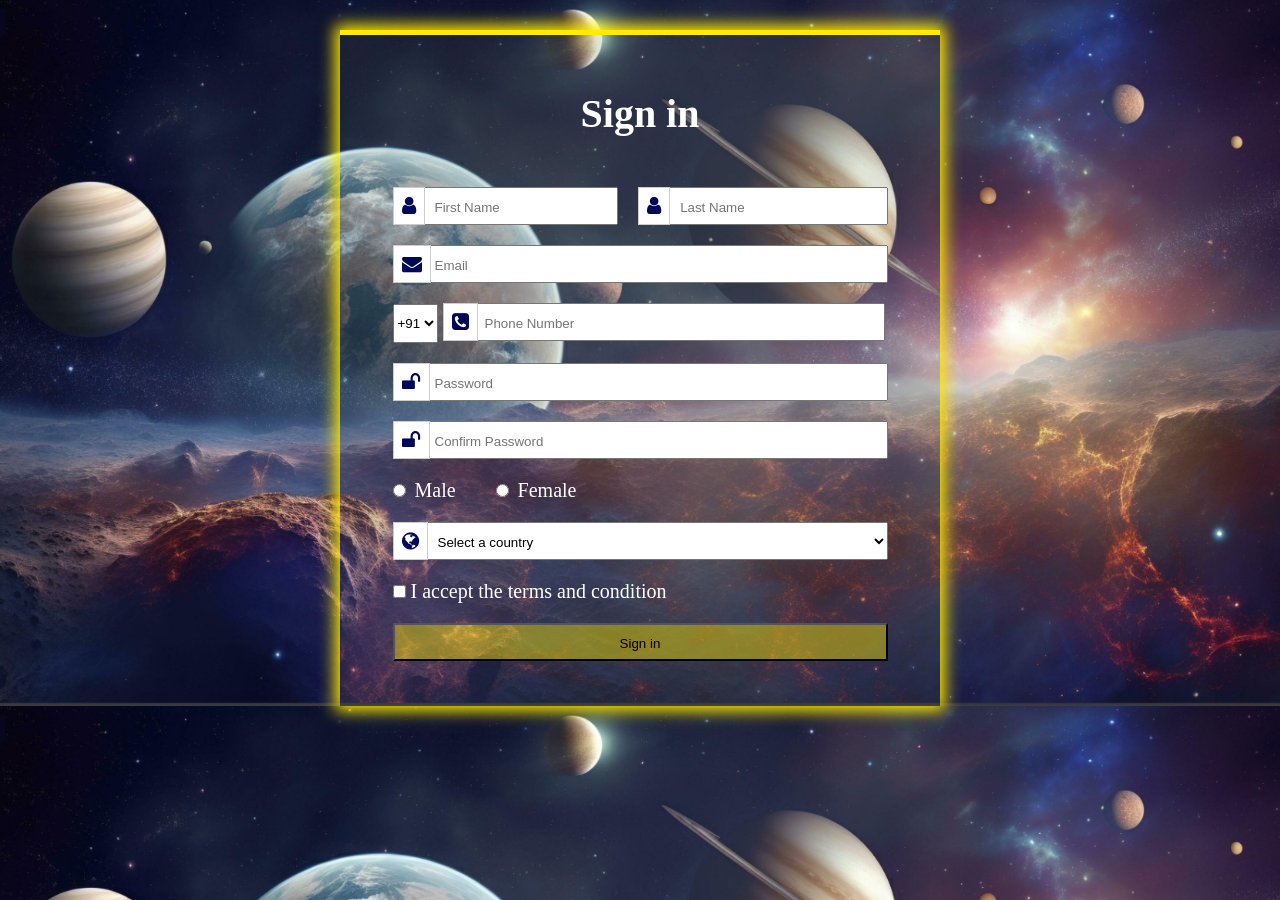
<file: project_forms/form.html>
<!DOCTYPE html>
<html lang="en">
<head>
    <meta charset="UTF-8">
    <meta name="viewport" content="width=device-width, initial-scale=1.0">
    <title>login </title>
    <link rel="stylesheet" href="form.css">
    <link rel="stylesheet" href="https://cdnjs.cloudflare.com/ajax/libs/font-awesome/4.7.0/css/font-awesome.min.css">
</head>
<body>
    <div class="container">
         <h2 id="heading">Sign in</h2>
         <div class="form">
              <form>
                <div class="input" id="input-name">
                        <i class="fa fa-user icon" aria-hidden="true"></i>
                        <input type="text" class="name user" id="username-f" name="username" placeholder="First Name">

                    <span>
                        <i class="fa fa-user icon" aria-hidden="true"></i>
                        <input type="text" class="name user" id="username-l" name="username" placeholder="Last Name">
                    </span>
                    
                </div>
                
                <div class="input">
                    <i class="fa fa-envelope icon" aria-hidden="true"></i>
                    <input type="text" class="name" id="email" name="email" placeholder="Email">
                </div>

                <div class="input">
                    
                <span>
                    <select  id="india" name="phone-number-prefix">
                        <option  value="+91">+91</option>
                    </select> 
                </span>
                    <i class="fa fa-phone-square icon" aria-hidden="true"></i>
                    <input type="text" class="name" id="phone" name="phone" placeholder="Phone Number">
                </div>
                    
                <div class="input">
                    <i class="fa fa-unlock icon" aria-hidden="true"></i>
                    <input type="text" id="Password" class="name" name="Password" placeholder="Password">
                </div>  
                
                <div class="input"> 
                    <i class="fa fa-unlock icon" aria-hidden="true"></i>
                    <input type="text" class="name" id="comfirm_Password" name="confirm_Password" placeholder="Confirm Password">
                </div>
                
                <div class="input">
                    <input class="radio" type="radio"  id="male" name="gender" value="male">
                    <label class="gender" for="male">Male</label>

                    <span>
                        <input class="radio"  type="radio"  id="female" name="gender" value="female">
                        <label class="gender" for="female">Female</label>
                    </span>
                </div>

                <div class="input">
                    <i class="fa fa-globe icon" aria-hidden="true"></i>
                    <select id="country" name="country">
                        <option>Select a country</option>
                        <option value="IN">India</option> 
                        <option value="US">United States</option> 
                        <option value="UK">United Kingdom</option> 
                        <option value="CA">Canada</option> 
                        <option value="AU">Australia</option> 
                        <option value="DE">Germany</option> 
                        <option value="FR">France</option> 
                        <option value="JP">Japan</option> 
                        <option value="CN">China</option> 
                        <option value="BR">Brazil</option>
                    </select>

                    <div class="arrow">

                    </div>
                </div>

                <div class="input">
                    <input type="checkbox" id="terms" name="terms" value="yes">
                    <label for="terms">I accept the terms and condition</label>
                </div>

                <div class="input" >
                    <input id="button" type="submit" class="button" value="Sign in">
                </div>
              </form>
         </div>
    </div>
</body>
</html>
</file>
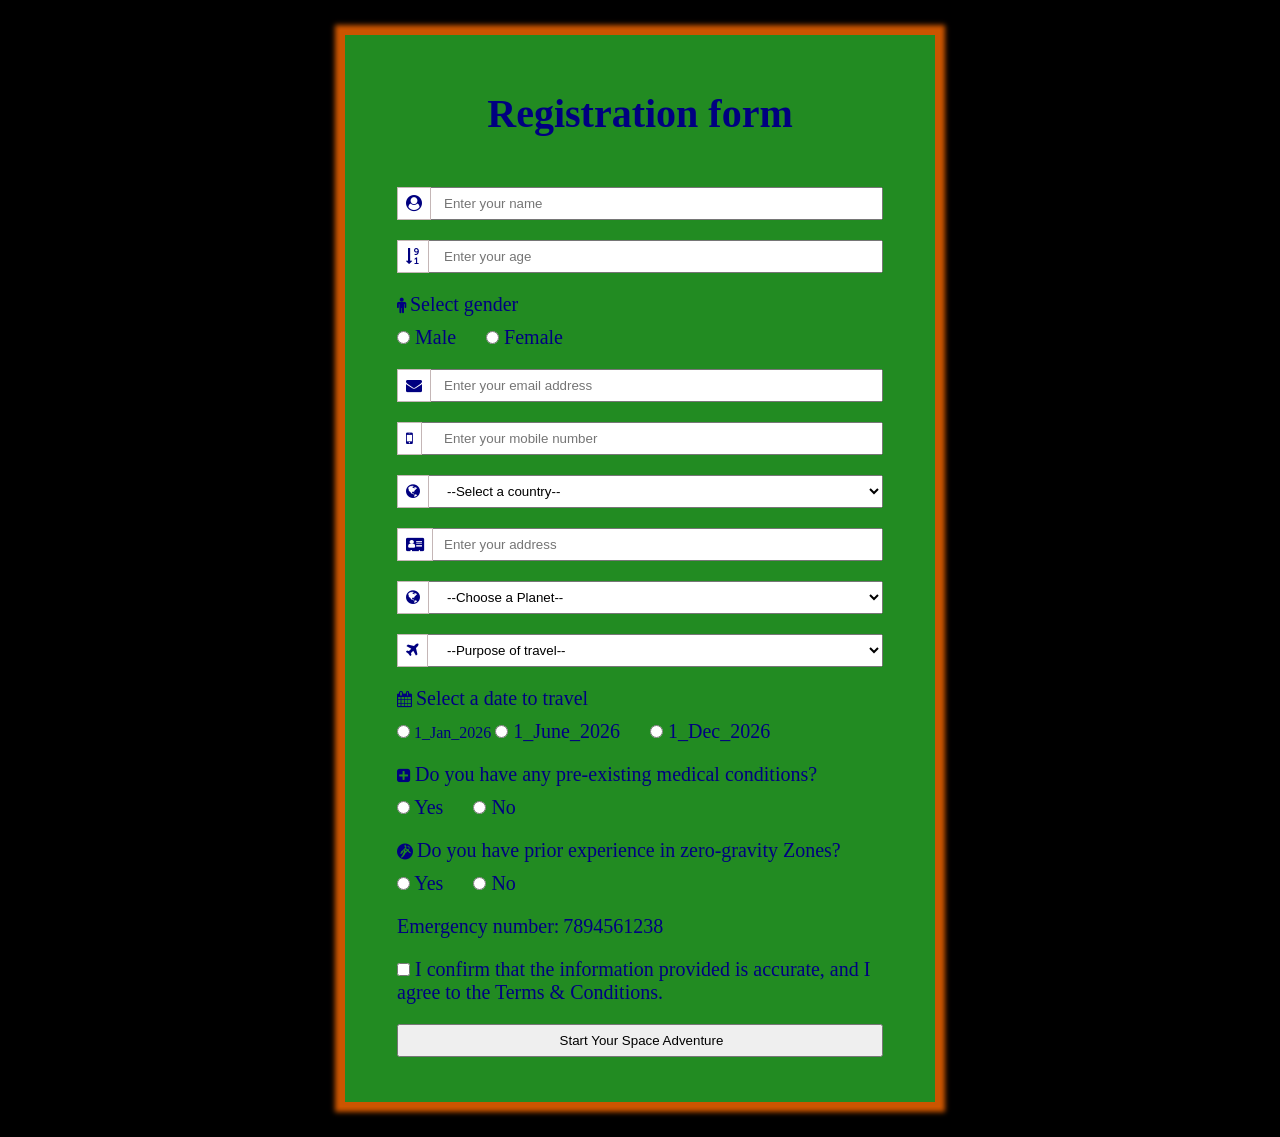
<file: project_forms/register.html>
<!DOCTYPE html>
<html lang="en">
<head>
    <meta charset="UTF-8">
    <meta name="viewport" content="width=device-width, initial-scale=1.0">
    <title>registration form</title>
    <link rel="stylesheet" href="register.css">
    <link rel="stylesheet" href="https://cdnjs.cloudflare.com/ajax/libs/font-awesome/4.7.0/css/font-awesome.min.css">
</head>
<body>
    <div id="outer-box">
        <form>
            <div id="container">
                <h2 id="heading">Registration form</h2>
                <div id="personal-information">
                    <div id="input-name">
                        <i class="fa fa-user-circle icon-name" aria-hidden="true"></i>
                        <input type="text" id="username" name="username" placeholder="Enter your name">
                    </div>

                    <div id="input-age">
                        <i class="fa fa-sort-numeric-desc icon-age" aria-hidden="true"></i>
                        <input type="number" id="age" name="age" placeholder="Enter your age">
                    </div>

                    <div id="input-gender">
                        <i class="fa fa-male icon-gender" aria-hidden="true"></i>
                        <label id="label-gender">Select gender</label>
                        <div id="box-gender">
                            <span class="option-gender">
                                 <input type="radio" id="male" name="gender" value="male">
                                 <label for="male">Male</label>
                            </span>
                        
                            <span class="option-gender">
                                  <input type="radio" id="female" name="gender" value="female">
                                  <label for="female">Female</label>
                            </span>
                        </div>
                    </div>

                    <div id="input-email">
                        <i class="fa fa-envelope icon-email" aria-hidden="true"></i>
                        <input type="text" id="email" name="email" placeholder="Enter your email address">
                    </div>

                    <div id="input-phone">
                        <i class="fa fa-mobile icon-phone" aria-hidden="true"></i>
                        <input type="text" id="phone" name="phone" placeholder="Enter your mobile number">
                    </div>

                    <div id="input-country">
                        <i class="fa fa-globe icon-country" aria-hidden="true"></i>
                        <select id="country" name="country">
                            <option>--Select a country--</option>
                            <option value="india">India</option> 
                            <option value="usa">USA</option> 
                            <option value="canada">Canada</option> 
                            <option value="australia">Australia</option> 
                            <option value="uk">United Kingdom</option> 
                            <option value="japan">Japan</option> 
                            <option value="germany">Germany</option> 
                            <option value="france">France</option> 
                            <option value="brazil">Brazil</option> 
                            <option value="south-africa">South Africa</option> 
                            <option value="china">China</option> 
                            <option value="italy">Italy</option> 
                            <option value="mexico">Mexico</option> 
                            <option value="spain">Spain</option> 
                            <option value="russia">Russia</option> 
                            <option value="south-korea">South Korea</option> 
                            <option value="nigeria">Nigeria</option> 
                            <option value="saudi-arabia">Saudi Arabia</option> 
                            <option value="argentina">Argentina</option> 
                            <option value="egypt">Egypt</option>
                        </select>
                    </div>

                    <div id="input-address">
                        <i class="fa fa-address-card icon-address" aria-hidden="true"></i>
                        <input type="text" id="address" name="address" placeholder="Enter your address">
                    </div>
                </div> 
                
                <div id="Travel preferences">
                    <div id="input-planet">
                        <i class="fa fa-globe icon-planet" aria-hidden="true"></i>
                        <select id="planet" name="planet">
                            <option value="">--Choose a Planet--</option> 
                            <option value="Mercury">Mercury</option> 
                            <option value="Venus">Venus</option> 
                            <option value="Earth">Earth</option> 
                            <option value="Mars">Mars</option> 
                            <option value="Jupiter">Jupiter</option> 
                            <option value="Saturn">Saturn</option> 
                            <option value="Uranus">Uranus</option> 
                            <option value="Neptune">Neptune</option>
                        </select>
                    </div> 
                    
                    <div id="input-purpose">
                        <i class="fa fa-plane icon-purpose" aria-hidden="true"></i>
                        <select id="purpose" name="purpose">
                            <option>--Purpose of travel--</option>
                            <option value="Leisure">Leisure</option>
                            <option value="Research">Research</option>
                            <option value="Business">Business</option>
                        </select>
                    </div>

                    <div id="input-date">
                        <i class="fa fa-calendar icon-date" aria-hidden="true"></i>
                        <label id="label-date">Select a date to travel</label>
                        <div id="box-date">
                            <span id="option-date">
                                 <input type="radio" id="jan" name="date" value="jan">
                                 <label for="jan" id="label-jan">1_Jan_2026</label>
                            </span>
                            
                            <span class="option-date">
                                 <input type="radio" id="june" name="date" value="june">
                                 <label for="jan">1_June_2026</label>
                            </span>

                            <span class="option-date">
                                 <input type="radio" id="dec" name="date" value="dec">
                                 <label for="jan">1_Dec_2026</label>
                            </span>
                        </div>
                    </div>
                </div>

                <div >
                    <div id="input-medical">
                        <i class="fa fa-plus-square icon-medical" aria-hidden="true"></i>
                         <label id="label-medical">Do you have any pre-existing medical conditions?</label>
                         
                         <div id="box-medical">
                            <span class="option-medical">
                                 <input type="radio" id="yes" name="medical" value="yes">
                                 <label for="yes">Yes</label>
                            </span>

                            <span class="option-medical">
                                 <input type="radio" id="no" name="medical" value="no">
                                 <label for="no">No</label>
                            </span>
                         </div>
                    </div>

                    <div id="input-gravity">
                        <i class="fa fa-grav icon-gravity" aria-hidden="true"></i>
                        <label id="label-gravity">Do you have prior experience in zero-gravity Zones?</label>

                        <div id="box-gravity">
                            <span class="option-gravity">
                                <input type="radio" id="yes-m" name="gravity" value="yes">
                                <label for="yes-m">Yes</label>
                            </span>
                             
                            <span class="option-gravity">
                                <input type="radio" id="no-m" name="gravity" value="no">
                                <label for="no-m">No</label>
                            </span>

                        </div>
                    </div>
                </div>

                    <div id="emergency">
                        <label id="label-emergency">Emergency number:</label>
                        <span id="number">7894561238</span>
                    </div>

                    <div id="input-confirm">
                        <span id="option-confirm">
                             <input type="checkbox" id="terms" name="terms" value="terms">
                             <label for="terms">I confirm that the information provided is accurate, and I agree to the Terms & Conditions.</label>
                        </span>
                    </div>

                    <div id="input-button">
                             <input id="button" type="submit" class="button" value="Start Your Space Adventure">
                    </div>
                
            </div>
        </form>
    </div>
    
</body>
</html>
</file>
<file: cards_practice/earth_fact.css>
*{
    margin:0px;
    padding:0px;
    box-sizing: border-box;   
}
body{    
    overflow: hidden;
    display:flex;
    justify-content: center;
    align-items: center;
    background-image:url(2.3earth.jpg);
    background-size: cover;
}
.earth_fact{
    background-color:rgba(12, 41, 92, 0.495);
    margin:40px auto;
    width:900px;
    padding:20px; 
    border:3px solid #8B4513;
    box-shadow: 0 0 10px 8px #228B22;
    height:90vh;
    overflow-y:auto;
    /*margin-bottom:40px;*/
}
#heading{
    color:#8B4513;
    font-size:40px;
    text-align: center;
    margin-bottom:30px;
}
.sub_heading{
    color:#228B22;
    font-size:25px;
    margin-left:10px;
    margin-bottom:10px;
}
.description{
    color:#E0E1DD;
    font-size:20px;
    margin-left:10px;
    margin-bottom:10px;
}
</file>
<file: cards_practice/jupiter_fact.css>
*{
    margin:0px;
    padding:0px;
    box-sizing: border-box;   
}
body{    
    overflow: hidden;
    display:flex;
    justify-content: center;
    align-items: center;
    background-image:url(2.5jupiter.jpg);
    background-size: cover;
}
.jupiter_facts{
    background-color:rgba(139, 69, 19, 0.344);
    margin:40px auto;
    width:900px;
    padding:20px; 
    border:3px solid #87CEEB;
    box-shadow: 0 0 10px 8px #FF6347;
    height:90vh;
    overflow-y:auto;
    /*margin-bottom:40px;*/
}
#heading{
    color:#FF6347;
    font-size:40px;
    text-align: center;
    margin-bottom:30px;
}
.sub_heading{
    color:#87CEEB;
    font-size:25px;
    margin-left:10px;
    margin-bottom:10px;
}
.description{
    color:#E0E1DD;
    font-size:20px;
    margin-left:10px;
    margin-bottom:10px;
}
</file>
<file: cards_practice/mars.css>
*{
    margin:0px;
    padding:0px;
    box-sizing: border-box;   
}
body{    
    overflow: hidden;
    display:flex;
    justify-content: center;
    align-items: center;
    background-image:url(2.4mars.jpg);
    background-size: cover;
}
.mars_fact{
    background-color:rgba(139, 0, 0, 0.254);
    margin:40px auto;
    width:900px;
    padding:20px; 
    border:3px solid #FFD700;
    box-shadow: 0 0 10px 8px #228B22;
    height:90vh;
    overflow-y:auto;
    /*margin-bottom:40px;*/
}
#heading{
    color:#FF4500;
    font-size:40px;
    text-align: center;
    margin-bottom:30px;
}
.sub_heading{
    color:#FFD700;
    font-size:25px;
    margin-left:10px;
    margin-bottom:10px;
}
.description{
    color:#E0E1DD;
    font-size:20px;
    margin-left:10px;
    margin-bottom:10px;
}
</file>
<file: cards_practice/mercury_fact.css>
*{
    margin:0px;
    padding:0px;
    box-sizing: border-box;   
}
body{
    background-color:#222831;
    
    overflow: hidden;
    display:flex;
    justify-content: center;
    align-items: center;
    background-image:url(2.1back_mercury.jpg) ;
    background-size: cover;
}
.mercury_facts{
    background-color:#393e4693;
    margin:40px auto;
    width:900px;
    padding:20px; 
    border:3px solid #00ADB5;
    box-shadow: 0 0 10px 8px #f10404;
    height:90vh;
    overflow-y:auto;
    /*margin-bottom:40px;*/
}
#heading{
    color:black;
    font-size:40px;
    text-align: center;
    margin-bottom:30px;
}
.sub_heading{
    color:#00ADB5;
    font-size:25px;
    margin-left:10px;
    margin-bottom:10px;
}
.description{
    color:#EEEEEE;
    font-size:20px;
    margin-left:10px;
    margin-bottom:10px;
}
</file>
<file: cards_practice/neptune_fact.css>
*{
    margin:0px;
    padding:0px;
    box-sizing: border-box;   
}
body{    
    overflow: hidden;
    display:flex;
    justify-content: center;
    align-items: center;
    background-image:url(2.8neptune.jpg);
    background-size: cover;
}
.neptune_fact{
    background-color:rgba(0, 34, 102, 0.433);
    margin:40px auto;
    width:900px;
    padding:20px; 
    border:3px solid #66CCFF;
    box-shadow: 0 0 10px 8px #1E90FF;
    height:90vh;
    overflow-y:auto;
    /*margin-bottom:40px;*/
}
#heading{
    color: #00BFFF;
    font-size:40px;
    text-align: center;
    margin-bottom:30px;
}
.sub_heading{
    color:#87CEFA;
    font-size:25px;
    margin-left:10px;
    margin-bottom:10px;
}
.description{
    color:#B0E0E6;
    font-size:20px;
    margin-left:10px;
    margin-bottom:10px;
}
</file>
<file: cards_practice/practice.css>
:root{
--first-color:hsl(120, 61%, 34%);
--title-color:hsl(123, 24%, 19%);
--text-color:hsl(125, 20%, 38%);
--body-color:hsl(130, 30%, 95%);
--container-color:hsl(140, 45%, 97%);
--border-color: hsl(210, 36%, 65%); 

--body-font:"Poppins", sans-serif;
--h2-font-size:1.25rem;
--small-font-size:.813rem;
}

@media screen and (min-width: 1120px) {
    :root{
        --h2-font-size:1.5rem;
        --small-font-size:.875rem;
    }
}

*{
   box-sizing:border-box;
   padding:0px;
   margin:0px; 
}
body{
    font-family:var(--body-font);
    background-color: var(--body-color);
    color:var(--text-color);
}

img{
    display:block;
    max-width:100%;
    height:auto;
}

.container{
   display:grid ;
   place-items:center;
   margin-inline: 1.5rem;
   padding-block: 5rem;
}

.card__container{
    display:grid;
    row-gap:3.5rem;
    
}

.card__article{
    position:relative;
    overflow:hidden;
    margin-bottom:50px;
}

.card__img{
    width:300px;
    height:400px;
    border-radius: 1.5rem;
}

.card__data{
    width:280px;
    background-color: var(--container-color);
    padding:1.5rem 2rem;
    box-shadow: 0 8px 24px hsla(0,0%,0%,.15);
    border-radius: 1rem;
    position:absolute;
    bottom:-9rem;
    left:0;
    right:0;
    margin-inline:auto;
    opacity:0;
    transition: opacity 1s 1s;
}

.card__description{
    display:block;
    font-size: var(--small-font-size);
    margin-bottom: .25rem;
}

.card__title{
    font-size:var(--h2-font-size);
    font-weight:500;
    color:var(--title-color);
    margin-bottom: .75rem;
}

.card__button{
    text-decoration: none;
    font-size: var(--small-font-size);
    font-weight: 500;
    color:var(--first-color);
}

.card__button:hover{
    text-decoration: underline;
}

.card__article:hover .card__data{
    animation: show-data 1s forwards;
    opacity:1;
    transition: opacity .3s;
}

.card__article:hover{
    animation: remove-overflow 2s forwards;
}

.card__article:not(:hover){
    animation: show-overflow 2s forwards;
}

.card__article:not(:hover) .card__data{
    animation: remove-data 1s forwards;
}

@keyframes show-data{
    50%{
        transform: translateY(-10rem);
    }
    100%{
        transform: translateY(-7rem);
    }
}

@keyframes remove-overflow{
    to{
        overflow: initial;
    }
}

@keyframes remove-data{
    0%{
        transform: translateY(-7rem);
    }
    50%{
        transform:translateY(-10rem);
    }
    100%{
        transform: translateY(.5rem);
    }
}

@keyframes show-overflow{
    0%{
       overflow:initial;
       pointer-events:none; 
    }
    50%{
        overflow:hidden;
    }
}

@media screen and (max-width: 340px){
    .container{
        margin-inline: 1rem;
    }

    .card__data{
        width:250px;
        padding:1rem;
    }
}

@media screen and (min-width: 768px){
    .card__container{
        grid-template-columns: repeat(2,1fr);
        column-gap:1.5rem;
    }
    
}

@media (min-width:768px) and (min-width:1160px){
    .container{
        height:100vh;
    }

    .card__container{
        grid: repeat(4,1fr);
    }
    .card__img{
        width:348px;
    }
    .card__data{
        width:316px;
        padding-inline: 2.5rem;
    }
}

@media (min-width:1160px) { 
    
    .card__container{ 
        grid-template-columns: repeat(4, 1fr); column-gap: 1.5rem; 
    }
     .container{ 
        height:100vh; 
    } 
    .card__img{ 
        width:348px; 
    } 
    .card__data{ 
        width:316px; 
        padding-inline: 2.5rem; 
    } 
}
</file>
<file: cards_practice/saturn_fact.css>
*{
    margin:0px;
    padding:0px;
    box-sizing: border-box;   
}
body{    
    overflow: hidden;
    display:flex;
    justify-content: center;
    align-items: center;
    background-image:url(2.6saturn.jpg);
    background-size: cover;
}
.saturn_fact{
    background-color:rgba(25, 25, 112, 0.43);
    margin:40px auto;
    width:900px;
    padding:20px; 
    border:3px solid #4682B4;
    box-shadow: 0 0 10px 8px #00CED1;
    height:90vh;
    overflow-y:auto;
    /*margin-bottom:40px;*/
}
#heading{
    color: #00CED1;
    font-size:40px;
    text-align: center;
    margin-bottom:30px;
}
.sub_heading{
    color:#4682B4;
    font-size:25px;
    margin-left:10px;
    margin-bottom:10px;
}
.description{
    color:#B0E0E6;
    font-size:20px;
    margin-left:10px;
    margin-bottom:10px;
}
</file>
<file: cards_practice/uranus_fact.css>
*{
    margin:0px;
    padding:0px;
    box-sizing: border-box;   
}
body{    
    overflow: hidden;
    display:flex;
    justify-content: center;
    align-items: center;
    background-image:url(2.7uranus.jpg);
    background-size: cover;
}
#uranus_fact{
    background-color:rgba(70, 131, 180, 0.342);
    margin:40px auto;
    width:900px;
    padding:20px; 
    border:3px solid #48D1CC;
    box-shadow: 0 0 10px 8px #20B2AA;
    height:90vh;
    overflow-y:auto;
    /*margin-bottom:40px;*/
}
#heading{
    color: #20B2AA;
    font-size:40px;
    text-align: center;
    margin-bottom:30px;
}
.sub_heading{
    color:#48D1CC;
    font-size:25px;
    margin-left:10px;
    margin-bottom:10px;
}
.description{
    color:#E0FFFF;
    font-size:20px;
    margin-left:10px;
    margin-bottom:10px;
}
</file>
<file: cards_practice/venus_fact.css>
*{
    margin:0px;
    padding:0px;
    box-sizing: border-box;   
}
body{    
    overflow: hidden;
    display:flex;
    justify-content: center;
    align-items: center;
    background-image:url(2.2venus.jpg);
    background-size: cover;
}
.venus_fact{
    background-color:rgba(30, 36, 48, 0.526);
    margin:40px auto;
    width:900px;
    padding:20px; 
    border:3px solid #DC143C;
    box-shadow: 0 0 10px 8px #F2A365;
    height:90vh;
    overflow-y:auto;
    /*margin-bottom:40px;*/
}
#heading{
    color:#DC143C;
    font-size:40px;
    text-align: center;
    margin-bottom:30px;
}
.sub_heading{
    color:#F2A365;
    font-size:25px;
    margin-left:10px;
    margin-bottom:10px;
}
.description{
    color:#E0E1DD;
    font-size:20px;
    margin-left:10px;
    margin-bottom:10px;
}
.dot{
    list-style-type:none ;
}
</file>
<file: project_forms/form.css>
*{
    margin:0px;
    padding:0px;
    box-sizing:border-box;
    outline: none;
}
body{
    font-size: 20px;
    background-image: url(bg4.png);
    background-size: cover;
    color:white;
}
.container{
    background-color: rgba(86, 97, 89, 0.151);
    width:600px;
    padding:25px;
    margin:30px auto 0;
    border-top:5px solid #FFEB00;
    box-shadow:0 0 15px 5px #FFEB00
}
#heading{
    font-size:40px;
    padding:30px;
    text-align:center;
}
.input{
    width:90%;
    margin:20px auto;
}
.icon{
    padding:8px 8px;
}
#input-name{
    display:flex;
    flex-direction: row;
    flex-wrap:no-wrap;
    gap:20px;
}
#username-f{
    width:46%;
}
#username{
    width:45%;
    padding:11px 40px 8px 40px;
}
#last_name{
    margin-left:35px;
}
.hi{
    width:100%;
    padding:11px 40px 8px 40px;
}
.name{
    width:100%;
    padding:11px 40px 8px 40px;
}

.input i{
    position:absolute;
    font-size:20px;
    color:#000957;
    border: 1px solid #cccccc
}
#phone{
    width:89.3%;
}
#india{
    width:auto;
    height:39px;
}
#country{
    width:100%;
    padding:11px 40px 8px 40px;
    outline:none;
    cursor:pointer;
}
#button{
    width:100%;
    padding:11px 40px 8px 40px;
}
.input,.name{
    outline:none;
}
.name:hover, #country:hover{
    background-color:#ffea006c ;
    
    box-shadow:0 0 5px 5px rgba(0, 60, 128, 0.673);
}
.name:focus, #country:focus{
    border:2px solid #FFEB00;
}
.radio{
    margin-right: 4px;
}
.gender{
    margin-right:35px;
}
#button{
    background-color:#ffea006c ;
    outline:none;
}
#button :hover{
    background-color: rgba(0, 60, 128, 0.673);
}

@media (max-width: 768px) {
    #heading {
        font-size: 28px;
    }

    .container {
        padding: 20px;
    }

    .name,
    #phone,
    #Password,
    #comfirm_Password,
    #email,
    #country {
        padding: 10px 35px;
        font-size: 14px;
    }

    .gender {
        font-size: 12px;
    }

    #button {
        padding: 10px;
        font-size: 16px;
    }
}

@media (max-width: 480px) {
    .container {
        width: 90%;
    }

    #heading {
        font-size: 24px;
    }

    .name,
    #phone,
    #Password,
    #comfirm_Password,
    #email,
    #country {
        font-size: 14px;
    }

    label {
        font-size: 12px;
    }

    #button {
        font-size: 14px;
    }
}
</file>
<file: project_forms/register.css>
*{
    margin:0;
    padding:0;
    box-sizing:border-box;
    outline:0px;
}
body{
    background-color: black;
    
}
#heading{
    font-size:40px;
    padding:30px;
    text-align:center;
}
#outer-box{
    width:600px;
    padding:25px;
    margin:30px auto 30px;
    background-color: forestgreen;
    color:navy;
    border:5px solid #CC5500;
    box-shadow:0 0 5px 5px #CC5500;
}
#input-gender,#input-button,#input-confirm,#input-confirm,#emergency,#input-gravity,#input-medical,#input-date,#input-purpose,#input-planet,#input-address,#input-country,#input-phone,#input-name,#input-age,#input-email{
    margin:20px auto;
    width:90%;
    position:relative;
}
.icon-purpose,.icon-planet,.icon-address,.icon-country,.icon-phone,.icon-name,.icon-age,.icon-email{
    padding:7.4px 8px;
    position:absolute;
    font-size:20px;
    border:1px solid #c4b6b6;
}
#purpose,#planet,#address,#country,#phone,#username,#age,#email{
    width:100%; 
    padding:7px 0 7px 45px;
}
#label-gender,#label-emergency,#label-gravity,#label-medical,#label-date{
    font-size:20px;
}
.option-gender,#option-confirm,#number,.option-gravity,.option-medical,.option-date{
    font-size:20px;
    margin-right:25px;
}
#box-gender,#box-gravity,#box-medical,#box-date{
    margin-top:10px;
}
#button{
    width:100%;
    padding:7px 0 7px 3px;
}
#country,#planet,#purpose{
    cursor:pointer;
}
#purpose:hover,#planet:hover,#address:hover,#country:hover,#phone:hover,#username:hover,#age:hover,#email:hover{
    box-shadow:0 0 5px 4px  rgb(46, 46, 213);
}
#purpose:focus,#planet:focus,#address:focus,#country:focus,#phone:focus,#username:focus,#age:focus,#email:focus{
    border:2px solid rgb(1, 1, 251);
}

/* Default styles are applied for larger screens (above 1024px) */

/* For tablets and small desktops (768px to 1024px) */
@media (max-width: 1024px) {
    #outer-box {
        width: 80%;
        padding: 20px;
    }
    #heading {
        font-size: 35px;
    }
    #purpose, #planet, #address, #country, #phone, #username, #age, #email {
        padding: 7px 0 7px 40px;
    }
    .icon-purpose, .icon-planet, .icon-address, .icon-country, .icon-phone, .icon-name, .icon-age, .icon-email {
        font-size: 18px;
    }
    #button {
        font-size: 18px;
    }
    .option-gender, #option-confirm, #number, .option-gravity, .option-medical, .option-date {
        font-size: 18px;
    }
}

/* For mobile devices (up to 767px) */
@media (max-width: 767px) {
    #outer-box {
        width: 95%;
        margin: 20px auto;
        padding: 15px;
    }
    #heading {
        font-size: 30px;
    }
    #purpose, #planet, #address, #country, #phone, #username, #age, #email {
        padding: 7px 0 7px 35px;
        font-size: 16px;
    }
    .icon-purpose, .icon-planet, .icon-address, .icon-country, .icon-phone, .icon-name, .icon-age, .icon-email {
        font-size: 16px;
    }
    #button {
        font-size: 16px;
        padding: 10px;
    }
    .option-gender, #option-confirm, #number, .option-gravity, .option-medical, .option-date {
        font-size: 16px;
    }
    #label-gender, #label-emergency, #label-gravity, #label-medical, #label-date {
        font-size: 16px;
    }
}

/* For very small devices (up to 480px) */
@media (max-width: 480px) {
    #outer-box {
        padding: 10px;
    }
    #heading {
        font-size: 25px;
        padding: 20px;
    }
    #purpose, #planet, #address, #country, #phone, #username, #age, #email {
        padding: 5px 0 5px 30px;
        font-size: 14px;
    }
    .icon-purpose, .icon-planet, .icon-address, .icon-country, .icon-phone, .icon-name, .icon-age, .icon-email {
        font-size: 14px;
    }
    #button {
        font-size: 14px;
        padding: 8px;
    }
    .option-gender, #option-confirm, #number, .option-gravity, .option-medical, .option-date {
        font-size: 14px;
    }
    #label-gender, #label-emergency, #label-gravity, #label-medical, #label-date {
        font-size: 14px;
    }
}
</file>
